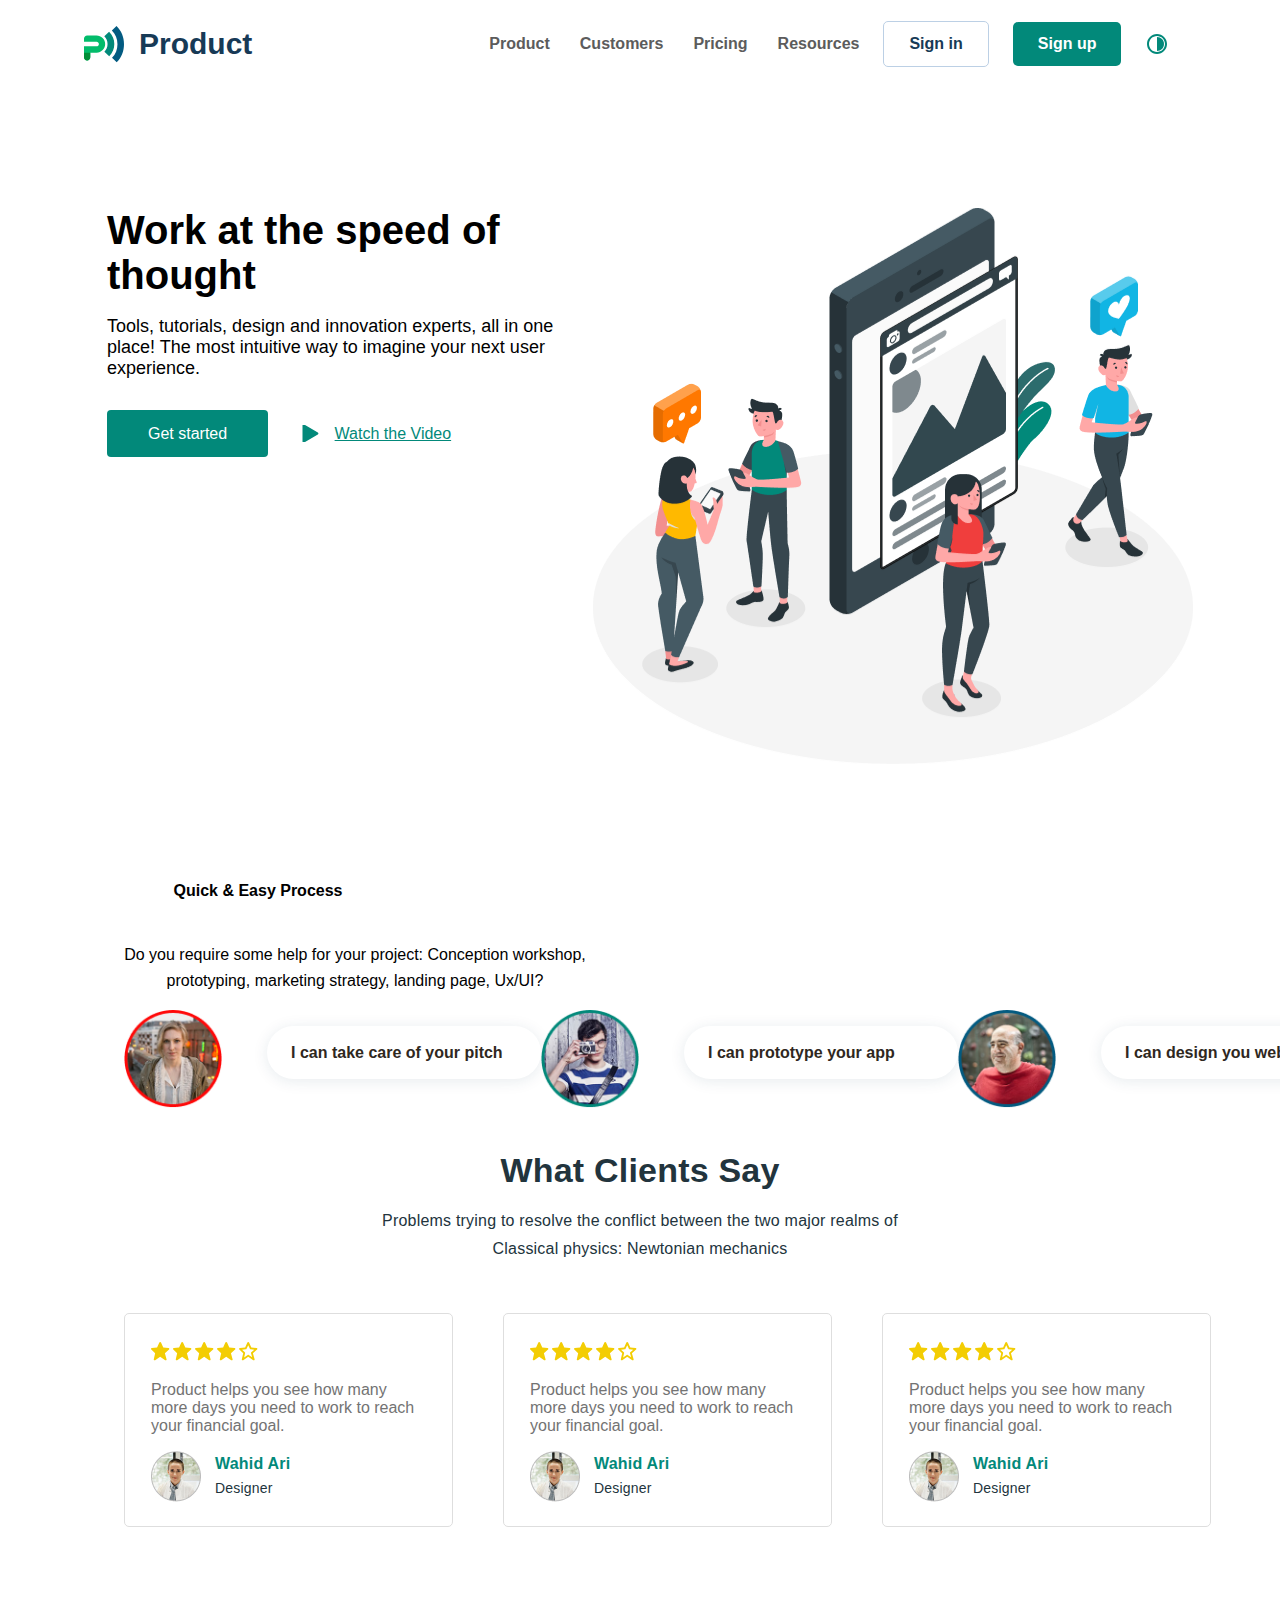
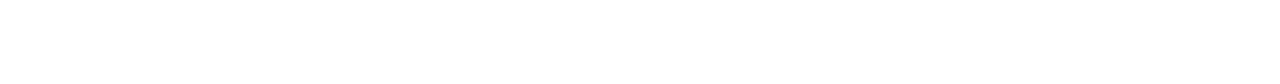
<file: index.html>
<!DOCTYPE html>
<html lang="en">
  <head>
    <meta charset="UTF-8" />
    <meta http-equiv="X-UA-Compatible" content="IE=edge" />
    <meta name="viewport" content="width=device-width, initial-scale=1.0" />
    <link rel="stylesheet" href="./css/main.css" />
    <title>Product</title>
  </head>
  <body>

    <header class="site-header container">

      <img class="site-header__image" src="img/product.svg" alt="Product">
      <p class="site-header__title">Product</p>

      <nav class="site-header__navbar">
        <ul class="site-header__list">
          <li class="site-header__list-item">
            <a class="site-header__link" href="#">Product</a>
          </li>
          <li class="site-header__list-item">
            <a class="site-header__link" href="#">Customers</a>
          </li>
          <li class="site-header__list-item">
            <a class="site-header__link" href="#">Pricing</a>
          </li>
          <li class="site-header__list-item">
            <a class="site-header__link" href="#">Resources</a>
          </li>
         
        </ul>

      </nav>
      <div class="site-header__wrapper">
        <a class="site-header__sign-in" href="#">Sign in</a>
        <a class="site-header__sign-up" href="#">Sign up</a>
      </div>

      <button class="site-header__burger">
        <span class="site-header__burger--inner"></span>
        <span class="visually-hidden">Menu Toggler button</span>
      </button>

      <img class="site-header__icon" src="img/black-white.svg" alt="black and white">
    </header>
    <section class="intro container">
      <div class="intro__text-wrapper">
        <p class="intro__title">Work at the speed of thought</p>
        <p class="intro__description">
          Tools, tutorials, design and innovation experts, all in one place! The
          most intuitive way to imagine your next user experience.
        </p>
      </div>
      <div class="intro__links">
        <a href="#" class="intro__started-link">Get started</a>
        <button class="intro__watch-video">Watch the Video</button>
      </div>
    </section>
    <section class="easy__process">
      <div class="container">
        <h2 class="easy__title">Quick & Easy Process</h2>
        <p class="easy__info">
          Do you require some help for your project: Conception workshop,
          prototyping, marketing strategy, landing page, Ux/UI?
        </p>
        <ul class="easy__list">
          <li class="easy__list-item">
            <div class="easy__list-items-wrapper">
              <h3 class="easy__list-item-title">
                I can take care of your pitch
              </h3>
              <img
                src="img/avator-pitch.png"
                alt="img"
                class="easy__list-item-img"
              />
            </div>
          </li>
          <li class="easy__list-item">
            <div class="easy__list-items-wrapper">
              <h3 class="easy__list-item-title">I can prototype your app</h3>
              <img
                src="img/avator-website.png"
                alt="img"
                class="easy__list-item-img"
              />
            </div>
          </li>
          <li class="easy__list-item">
            <div class="easy__list-items-wrapper">
              <h3 class="easy__list-item-title">I can design you website</h3>
              <img
                src="img/avator-marketing.png"
                alt="img"
                class="easy__list-item-img"
              />
            </div>
          </li>
          <li class="easy__list-item">
            <div class="easy__list-items-wrapper">
              <h3 class="easy__list-item-title">
                I can help marketing strategy
              </h3>
              <img
                src="img/avator-app.png"
                alt="img"
                class="easy__list-item-img"
              />
            </div>
          </li>
        </ul>
        <a href="#" class="easy__list-item-link"> Contact our expert </a>
      </div>
    </section>
    <section class="clients container">
      <p class="clients__title">What Clients Say</p>
      <p class="clients__text">
        Problems trying to resolve the conflict between the two major realms of
        Classical physics: Newtonian mechanics
      </p>
      <ul class="clients__list">
        <li class="clinets__list-item">
          <img src="./assets/icons/Group 204.svg" alt="" class="item-stars" />
          <p class="item-text">
            Product helps you see how many more days you need to work to reach
            your financial goal.
          </p>
          <div class="item__div">
            <img
              src="./assets/images/Ellipse 2.jpg"
              alt=""
              class="item__div-img"
            />
            <div class="item__div-text-wrapper">
              <p class="text-wrapper-author">Wahid Ari</p>
              <p class="text-wrapper-title">Designer</p>
            </div>
          </div>
        </li>
        <li class="clinets__list-item">
          <img src="./assets/icons/Group 204.svg" alt="" class="item-stars" />
          <p class="item-text">
            Product helps you see how many more days you need to work to reach
            your financial goal.
          </p>
          <div class="item__div">
            <img
              src="./assets/images/Ellipse 2.jpg"
              alt=""
              class="item__div-img"
            />
            <div class="item__div-text-wrapper">
              <p class="text-wrapper-author">Wahid Ari</p>
              <p class="text-wrapper-title">Designer</p>
            </div>
          </div>
        </li>
        <li class="clinets__list-item">
          <img src="./assets/icons/Group 204.svg" alt="" class="item-stars" />
          <p class="item-text">
            Product helps you see how many more days you need to work to reach
            your financial goal.
          </p>
          <div class="item__div">
            <img
              src="./assets/images/Ellipse 2.jpg"
              alt=""
              class="item__div-img"
            />
            <div class="item__div-text-wrapper">
              <p class="text-wrapper-author">Wahid Ari</p>
              <p class="text-wrapper-title">Designer</p>
            </div>
          </div>
        </li>
      </ul>
    </section>
  </body>
</html>
</file>
<file: css/main.css>
@font-face {
  font-family: "Poppins", sans-serif;
  font-style: normal;
  font-weight: 400;
  src: local(""), url("../fonts/poppins-v20-latin-regular.woff2") format("woff2"), url("../fonts/poppins-v20-latin-regular.woff") format("woff");
}
@font-face {
  font-family: "Poppins", sans-serif;
  font-style: normal;
  font-weight: 500;
  src: local(""), url("../fonts/poppins-v20-latin-500.woff2") format("woff2"), url("../fonts/poppins-v20-latin-500.woff") format("woff");
}
@font-face {
  font-family: "Poppins", sans-serif;
  font-style: normal;
  font-weight: 600;
  src: local(""), url("../fonts/poppins-v20-latin-600.woff2") format("woff2"), url("../fonts/poppins-v20-latin-600.woff") format("woff");
}
@font-face {
  font-family: "Poppins", sans-serif;
  font-style: normal;
  font-weight: 700;
  src: local(""), url("../fonts/poppins-v20-latin-700.woff2") format("woff2"), url("../fonts/poppins-v20-latin-700.woff") format("woff");
}
*,
*::after,
*::before {
  box-sizing: border-box;
  font-family: "Poppins", sans-serif;
  font-size: 16px;
}

body {
  margin: 0;
}

.visually-hidden {
  clip: rect(0 0 0 0);
  -webkit-clip-path: inset(50%);
          clip-path: inset(50%);
  height: 1px;
  overflow: hidden;
  position: absolute;
  white-space: nowrap;
  width: 1px;
}

.container {
  max-width: 1152px;
  padding: 0 20px;
  margin: 0 auto;
}

.site-header {
  display: flex;
  align-items: center;
}

.site-header__list {
  list-style: none;
  margin: 0 24px 0 0;
  padding: 0;
  display: flex;
}

.site-header__link {
  font-style: normal;
  font-weight: 600;
  font-size: 16px;
  line-height: 28px;
  color: rgb(92, 92, 92);
  text-decoration: none;
}

.site-header__link:hover {
  color: #22343D;
}

.site-header__title {
  font-style: normal;
  font-weight: 700;
  font-size: 30px;
  line-height: 28px;
  color: #173A56;
  margin-left: 15px;
  margin-right: 237px;
}

.site-header__list-item {
  margin-right: 30px;
}

.site-header__list-item:nth-child(4) {
  margin-right: 0;
}

.site-header__wrapper {
  display: flex;
  align-items: center;
}

.site-header__sign-in {
  text-decoration: none;
  font-style: normal;
  font-weight: 600;
  font-size: 16px;
  line-height: 24px;
  color: #173A56;
  border: 1px solid #BCD0E5;
  border-radius: 5px;
  padding: 10px 25px;
}

.site-header__sign-up {
  text-decoration: none;
  font-style: normal;
  font-weight: 600;
  font-size: 16px;
  line-height: 24px;
  color: #FFFFFF;
  background-color: #02897A;
  border-radius: 5px;
  padding: 10px 25px;
  margin: 0 24px 0 24px;
}

.site-header__burger {
  display: none;
}

@media only screen and (max-width: 1110px) {
  .site-header__navbar {
    display: none;
  }
  .site-header__wrapper {
    display: none;
  }
  .site-header__icon {
    display: none;
  }
  .site-header__burger {
    display: block;
    border: none;
    background-color: #fff;
  }
  .site-header__burger--inner {
    margin: 2px 0;
  }
  .site-header__burger--inner,
.site-header__burger::after,
.site-header__burger::before {
    display: block;
    content: "";
    width: 19px;
    height: 4px;
    background-color: #173A56;
    border-radius: 1.5px;
    transition: 0.3s ease all;
  }
}
.intro {
  height: 555.7px;
  width: 1106px;
  position: relative;
  margin-bottom: 114px;
}
.intro::before {
  background: url(../../img/intro-img.png) no-repeat center;
  right: 0;
  bottom: 0;
  width: 600px;
  height: 555.72px;
  display: block;
  position: absolute;
  content: "";
}

.intro__text-wrapper {
  margin-top: 120px;
}

.intro__title {
  margin: 0;
  width: 518px;
  font-weight: 700;
  font-size: 40px;
}

.intro__description {
  font-weight: 400;
  font-size: 18px;
  width: 458px;
  margin-top: 18px;
}

.intro__links {
  margin-top: 45px;
}

.intro__started-link {
  text-decoration: none;
  color: #fff;
  padding: 15px 41px;
  border-radius: 4px;
  background-color: #02897a;
}

.intro__watch-video {
  text-decoration: underline;
  border: none;
  background-color: transparent;
  color: #02897a;
  position: relative;
  margin-left: 56px;
}
.intro__watch-video::before {
  background: url(../../img/play-button.svg) no-repeat center;
  width: 20px;
  height: 17px;
  position: absolute;
  left: -28.5px;
  display: block;
  content: "";
}

.easy__list {
  display: flex;
  list-style: none;
  flex-direction: row;
  justify-content: space-between;
}

.easy__title {
  font-size: 16px;
  line-height: 26px;
  text-align: center;
  max-width: 348px;
  height: 48px;
}

.easy__info {
  font-size: 16px;
  line-height: 26px;
  text-align: center;
  max-width: 542px;
  height: 52px;
}

.easy__list-item-img {
  max-width: 98px;
  height: 98px;
  margin-right: 45px;
}

.easy__list-item-title {
  font-size: 16px;
  line-height: 24px;
  color: #2f281e;
  background: #ffffff;
  box-shadow: 0px 2px 15px rgba(23, 58, 86, 0.1);
  border-radius: 26.5px;
  padding: 15px 24px;
  width: 274px;
  height: 53px;
}

.easy__list-item-title::after {
  background: red;
  box-shadow: 0px 2px 15px rgba(23, 58, 86, 0.1);
  border-radius: 26.5px;
}

.easy__list-item-link {
  background: #02897a;
  border-radius: 4px;
  max-width: 216px;
  height: 53px;
  font-size: 16px;
  line-height: 24px;
  color: #ffffff;
  padding: 15px 30px;
  text-decoration: none;
  display: none;
}

.easy__list-item-link:hover {
  background-color: transparent;
  color: #00ffff;
  cursor: pointer;
}

.easy__list-items-wrapper {
  display: flex;
  flex-direction: row-reverse;
}

.clients {
  margin-bottom: 157px;
}

.clients__title {
  color: #22343d;
  font-weight: 700;
  font-size: 34px;
  line-height: 57px;
  letter-spacing: 0.2px;
  text-align: center;
  margin-bottom: 8px;
}

.clients__text {
  color: #22343d;
  font-weight: 500;
  line-height: 28px;
  text-align: center;
  letter-spacing: 0.2px;
  width: 537px;
  margin: 0 auto;
  margin-bottom: 50px;
}

.clients__list {
  list-style: none;
  display: flex;
  gap: 50px;
}

.clinets__list-item {
  padding: 28px 26px 24px 26px;
  border: 1px solid #dedede;
  border-radius: 5px;
}

.item-stars {
  margin-bottom: 16px;
}

.item-text {
  color: #737373;
  width: 275px;
  margin: 0;
  margin-bottom: 16px;
}

.item__div {
  display: flex;
  align-items: center;
  gap: 14px;
}

.text-wrapper-author {
  margin: 0;
  color: #02897a;
  font-weight: 600;
  font-size: 16px;
  line-height: 24px;
  letter-spacing: 0.2px;
}

.text-wrapper-title {
  margin: 0;
  font-weight: 500;
  font-size: 14px;
  line-height: 24px;
  color: #22343d;
  letter-spacing: 0.2px;
}/*# sourceMappingURL=main.css.map */
</file>
